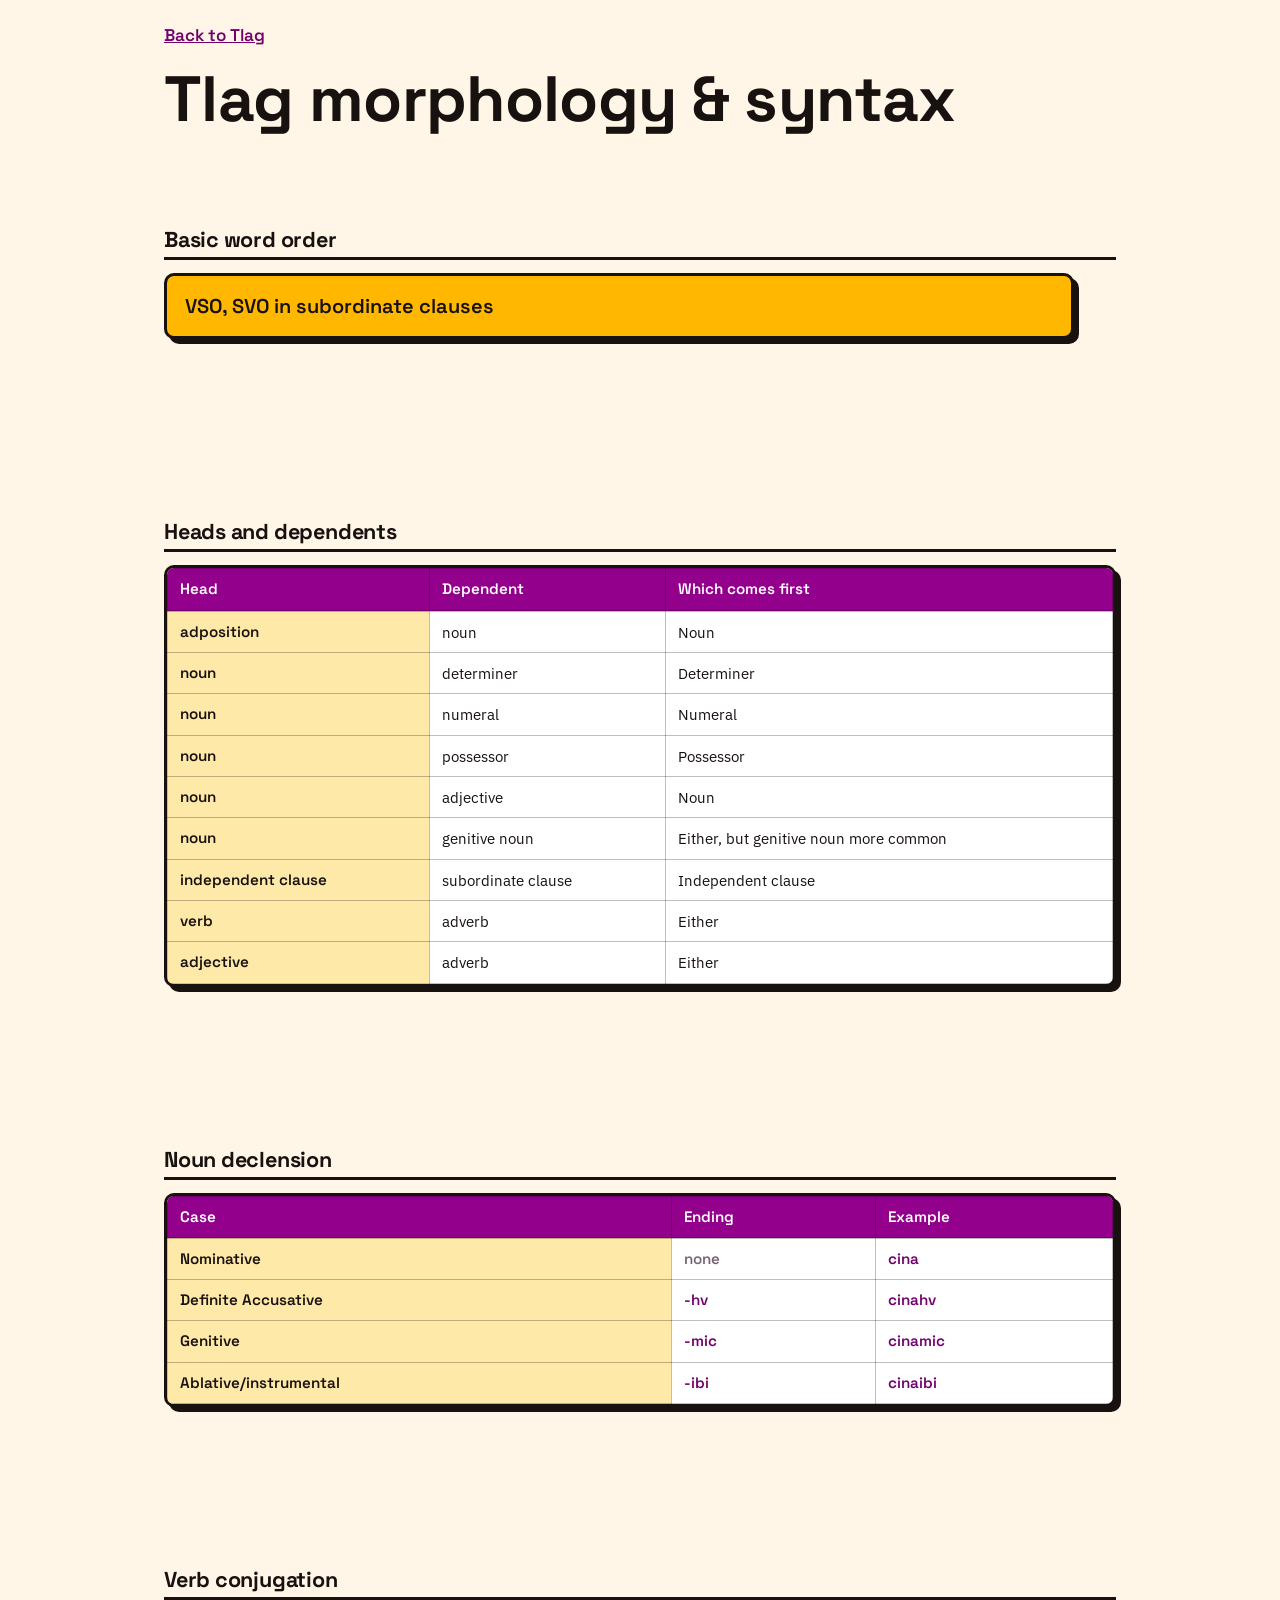
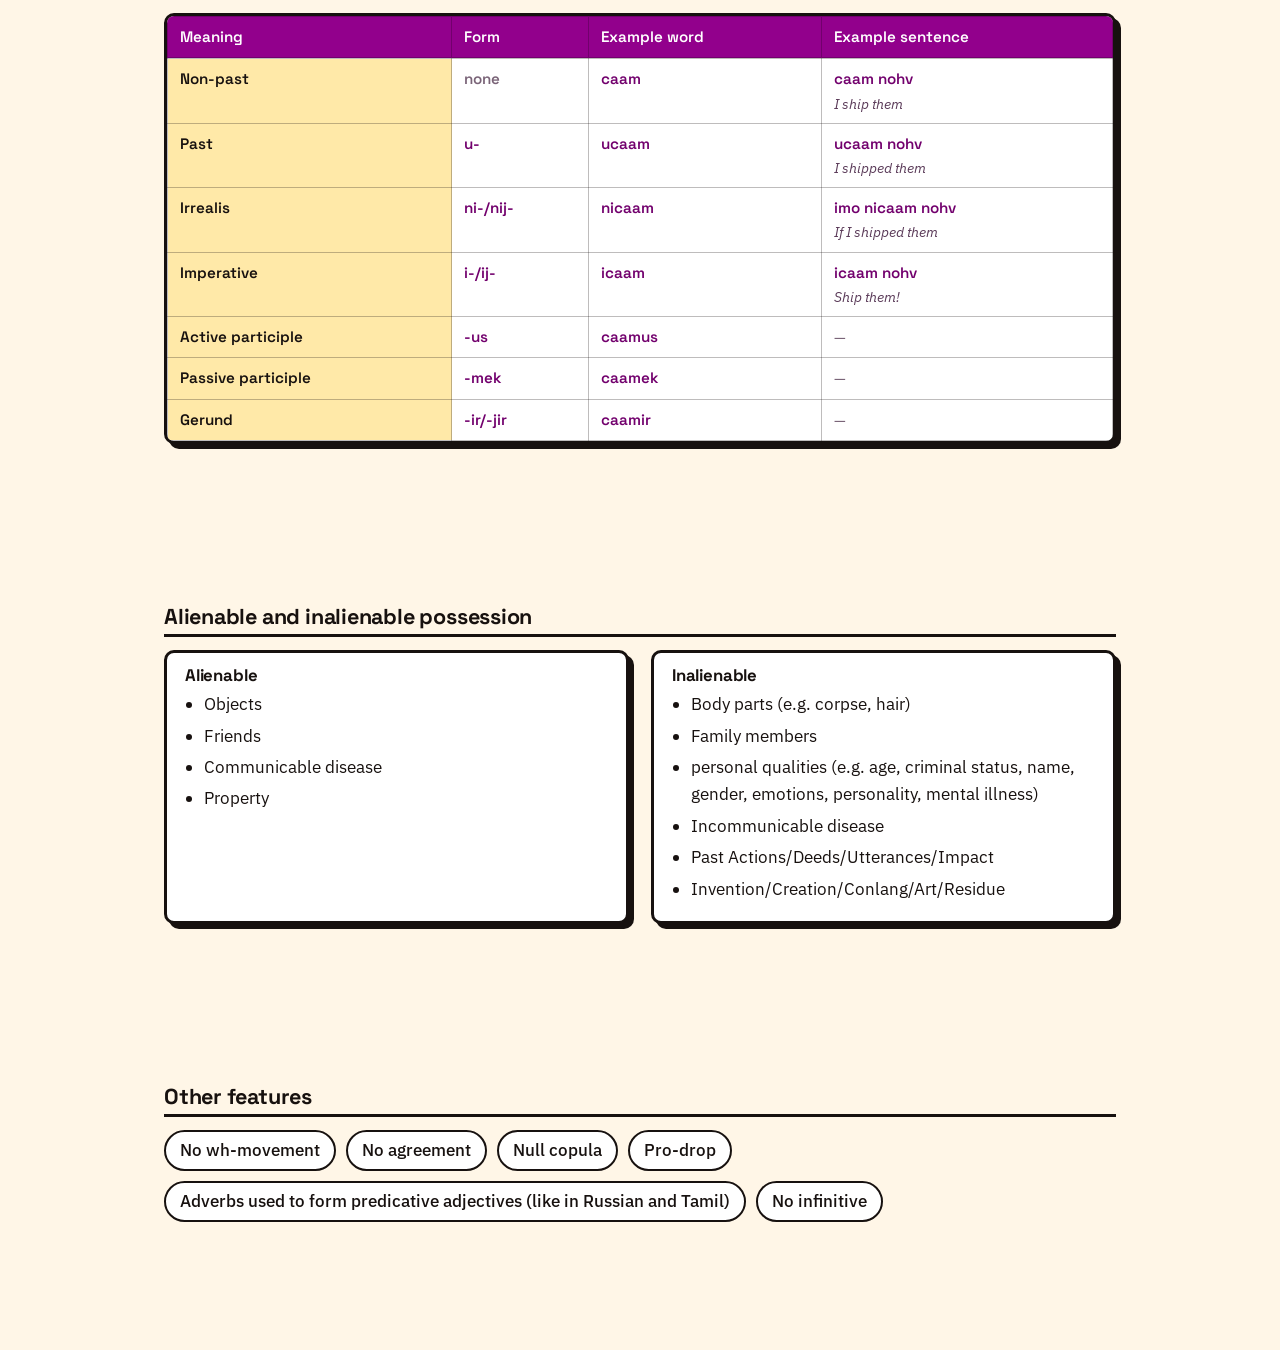
<file: tlag/morphology-syntax/index.html>
<!DOCTYPE html>
<html lang="en">
<head>
<meta charset="UTF-8">
<meta name="viewport" content="width=device-width, initial-scale=1.0">
<title>Morphology &amp; syntax - Tlag - Conlang Club @ UCSD</title>
<meta name="description" content="Tlag morphology and syntax: word order, noun cases, verb forms, possession and other features.">
<link rel="icon" href="../../assets/logo.png" type="image/png">
<link rel="stylesheet" href="../../styles.css">
<link rel="stylesheet" href="../embed.css">
<link rel="canonical" href="https://conlangatucsd.com/tlag/morphology-syntax/">
<meta property="og:title" content="Morphology &amp; syntax - Tlag - Conlang Club @ UCSD">
<meta property="og:description" content="Tlag morphology and syntax: word order, noun cases, verb forms, possession and other features.">
<meta property="og:type" content="website">
<meta property="og:image" content="https://conlangatucsd.com/assets/logo.png">
<meta property="og:url" content="https://conlangatucsd.com/tlag/morphology-syntax/">
</head>
<body class="embed-body">
<div class="embed">
<div class="standalone-only"><p><a href="../">Back to Tlag</a></p><h1>Tlag morphology &amp; syntax</h1></div>
<section class="e-section"><h2>Basic word order</h2><p class="callout">VSO, SVO in subordinate clauses</p></section>
<section class="e-section"><h2>Heads and dependents</h2><div class="tbl-wrap"><table class="tbl"><caption class="visually-hidden">Word order of heads and dependents</caption><thead><tr><th scope="col">Head</th><th scope="col">Dependent</th><th scope="col">Which comes first</th></tr></thead><tbody><tr><th scope="row">adposition</th><td>noun</td><td>Noun</td></tr><tr><th scope="row">noun</th><td>determiner</td><td>Determiner</td></tr><tr><th scope="row">noun</th><td>numeral</td><td>Numeral</td></tr><tr><th scope="row">noun</th><td>possessor</td><td>Possessor</td></tr><tr><th scope="row">noun</th><td>adjective</td><td>Noun</td></tr><tr><th scope="row">noun</th><td>genitive noun</td><td>Either, but genitive noun more common</td></tr><tr><th scope="row">independent clause</th><td>subordinate clause</td><td>Independent clause</td></tr><tr><th scope="row">verb</th><td>adverb</td><td>Either</td></tr><tr><th scope="row">adjective</th><td>adverb</td><td>Either</td></tr></tbody></table></div></section>
<section class="e-section"><h2>Noun declension</h2><div class="tbl-wrap"><table class="tbl"><caption class="visually-hidden">Noun declension</caption><thead><tr><th scope="col">Case</th><th scope="col">Ending</th><th scope="col">Example</th></tr></thead><tbody><tr><th scope="row">Nominative</th><td class="tl"><span class="muted">none</span></td><td class="tl">cina</td></tr><tr><th scope="row">Definite Accusative</th><td class="tl">-hv</td><td class="tl">cinahv</td></tr><tr><th scope="row">Genitive</th><td class="tl">-mic</td><td class="tl">cinamic</td></tr><tr><th scope="row">Ablative/instrumental</th><td class="tl">-ibi</td><td class="tl">cinaibi</td></tr></tbody></table></div></section>
<section class="e-section"><h2>Verb conjugation</h2><div class="tbl-wrap"><table class="tbl"><caption class="visually-hidden">Verb conjugation</caption><thead><tr><th scope="col">Meaning</th><th scope="col">Form</th><th scope="col">Example word</th><th scope="col">Example sentence</th></tr></thead><tbody><tr><th scope="row">Non-past</th><td class="tl"><span class="muted">none</span></td><td class="tl">caam</td><td><span class="tl-ex tl">caam nohv</span><span class="en-ex">I ship them</span></td></tr><tr><th scope="row">Past</th><td class="tl">u-</td><td class="tl">ucaam</td><td><span class="tl-ex tl">ucaam nohv</span><span class="en-ex">I shipped them</span></td></tr><tr><th scope="row">Irrealis</th><td class="tl">ni-/nij-</td><td class="tl">nicaam</td><td><span class="tl-ex tl">imo nicaam nohv</span><span class="en-ex">If I shipped them</span></td></tr><tr><th scope="row">Imperative</th><td class="tl">i-/ij-</td><td class="tl">icaam</td><td><span class="tl-ex tl">icaam nohv</span><span class="en-ex">Ship them!</span></td></tr><tr><th scope="row">Active participle</th><td class="tl">-us</td><td class="tl">caamus</td><td><span class="muted">&mdash;</span></td></tr><tr><th scope="row">Passive participle</th><td class="tl">-mek</td><td class="tl">caamek</td><td><span class="muted">&mdash;</span></td></tr><tr><th scope="row">Gerund</th><td class="tl">-ir/-jir</td><td class="tl">caamir</td><td><span class="muted">&mdash;</span></td></tr></tbody></table></div></section>
<section class="e-section"><h2>Alienable and inalienable possession</h2>
<div class="cols2"><div><h3>Alienable</h3><ul><li>Objects</li><li>Friends</li><li>Communicable disease</li><li>Property</li></ul></div><div><h3>Inalienable</h3><ul><li>Body parts (e.g. corpse, hair)</li><li>Family members</li><li>personal qualities (e.g. age, criminal status, name, gender, emotions, personality, mental illness)</li><li>Incommunicable disease</li><li>Past Actions/Deeds/Utterances/Impact</li><li>Invention/Creation/Conlang/Art/Residue</li></ul></div></div></section>
<section class="e-section"><h2>Other features</h2><ul class="chips"><li>No wh-movement</li><li>No agreement</li><li>Null copula</li><li>Pro-drop</li><li>Adverbs used to form predicative adjectives (like in Russian and Tamil)</li><li>No infinitive</li></ul></section>
</div>
<script src="../embed.js"></script>
</body>
</html>
</file>
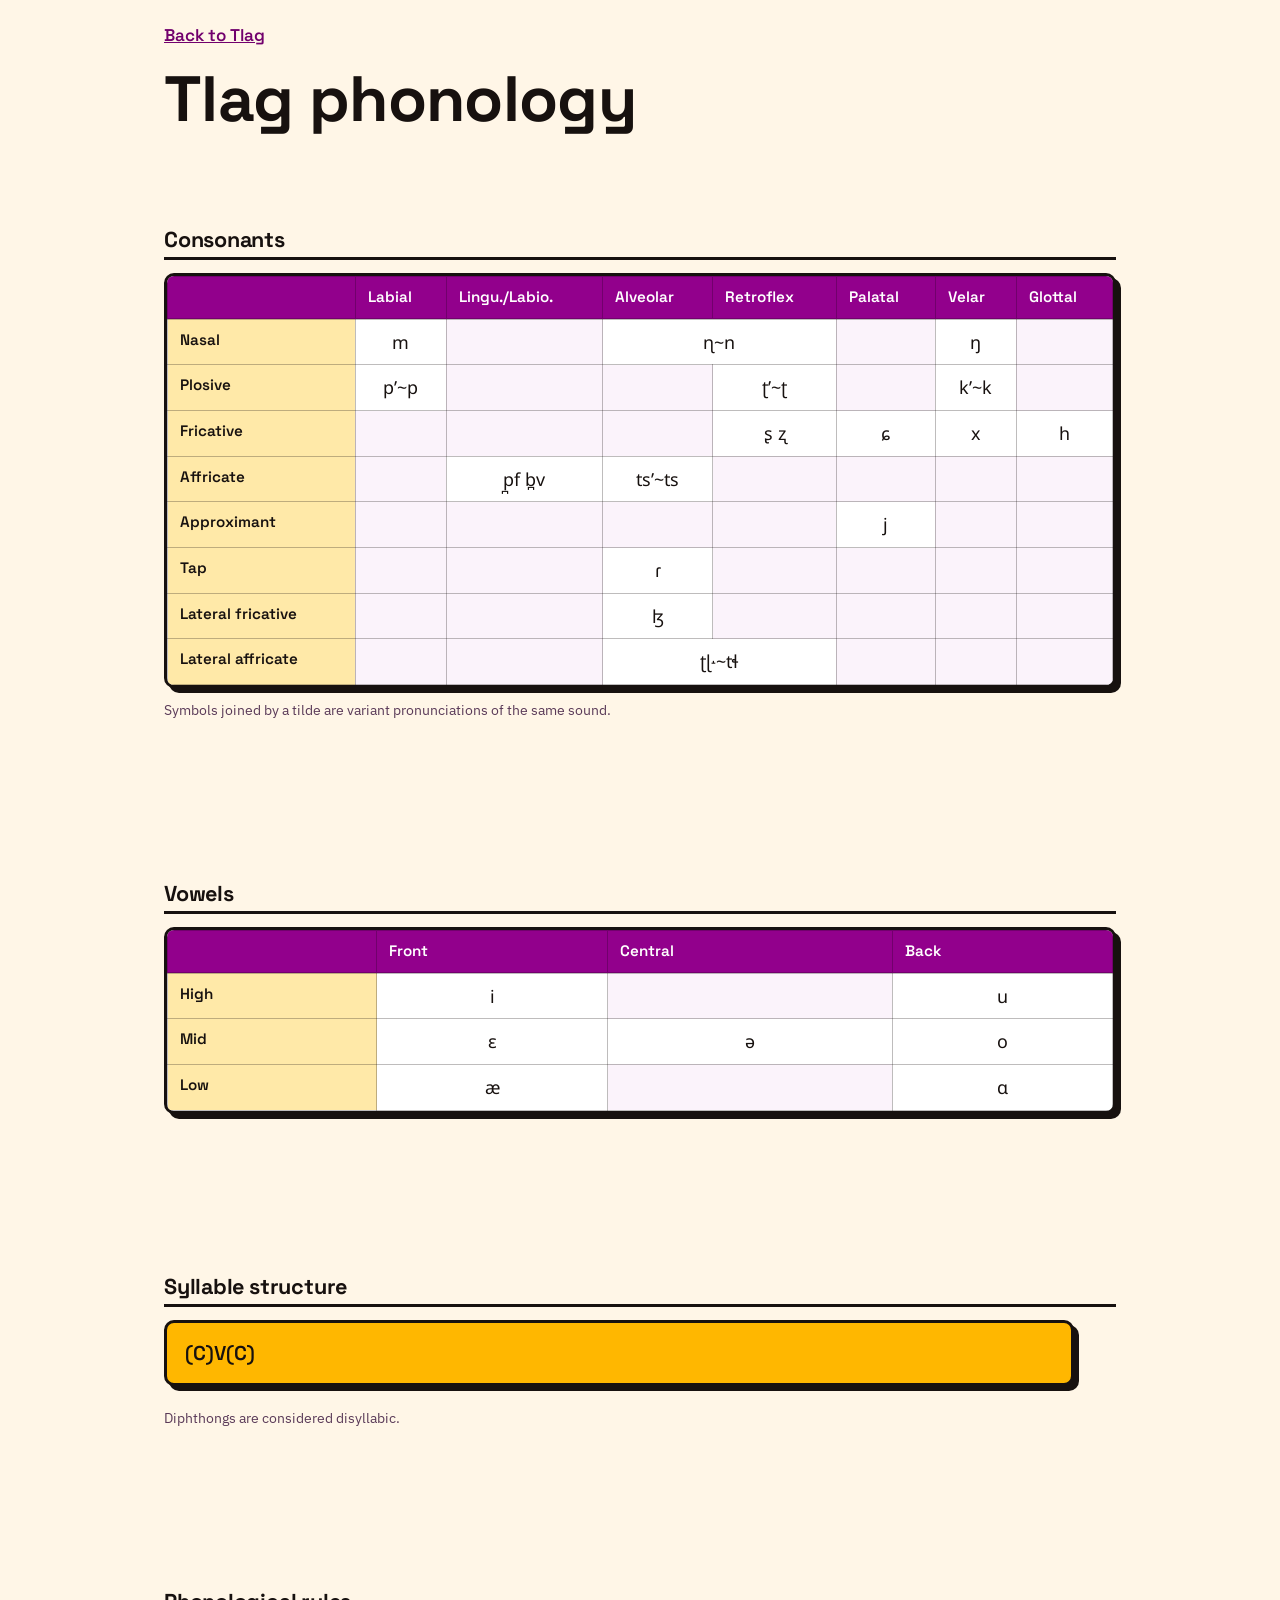
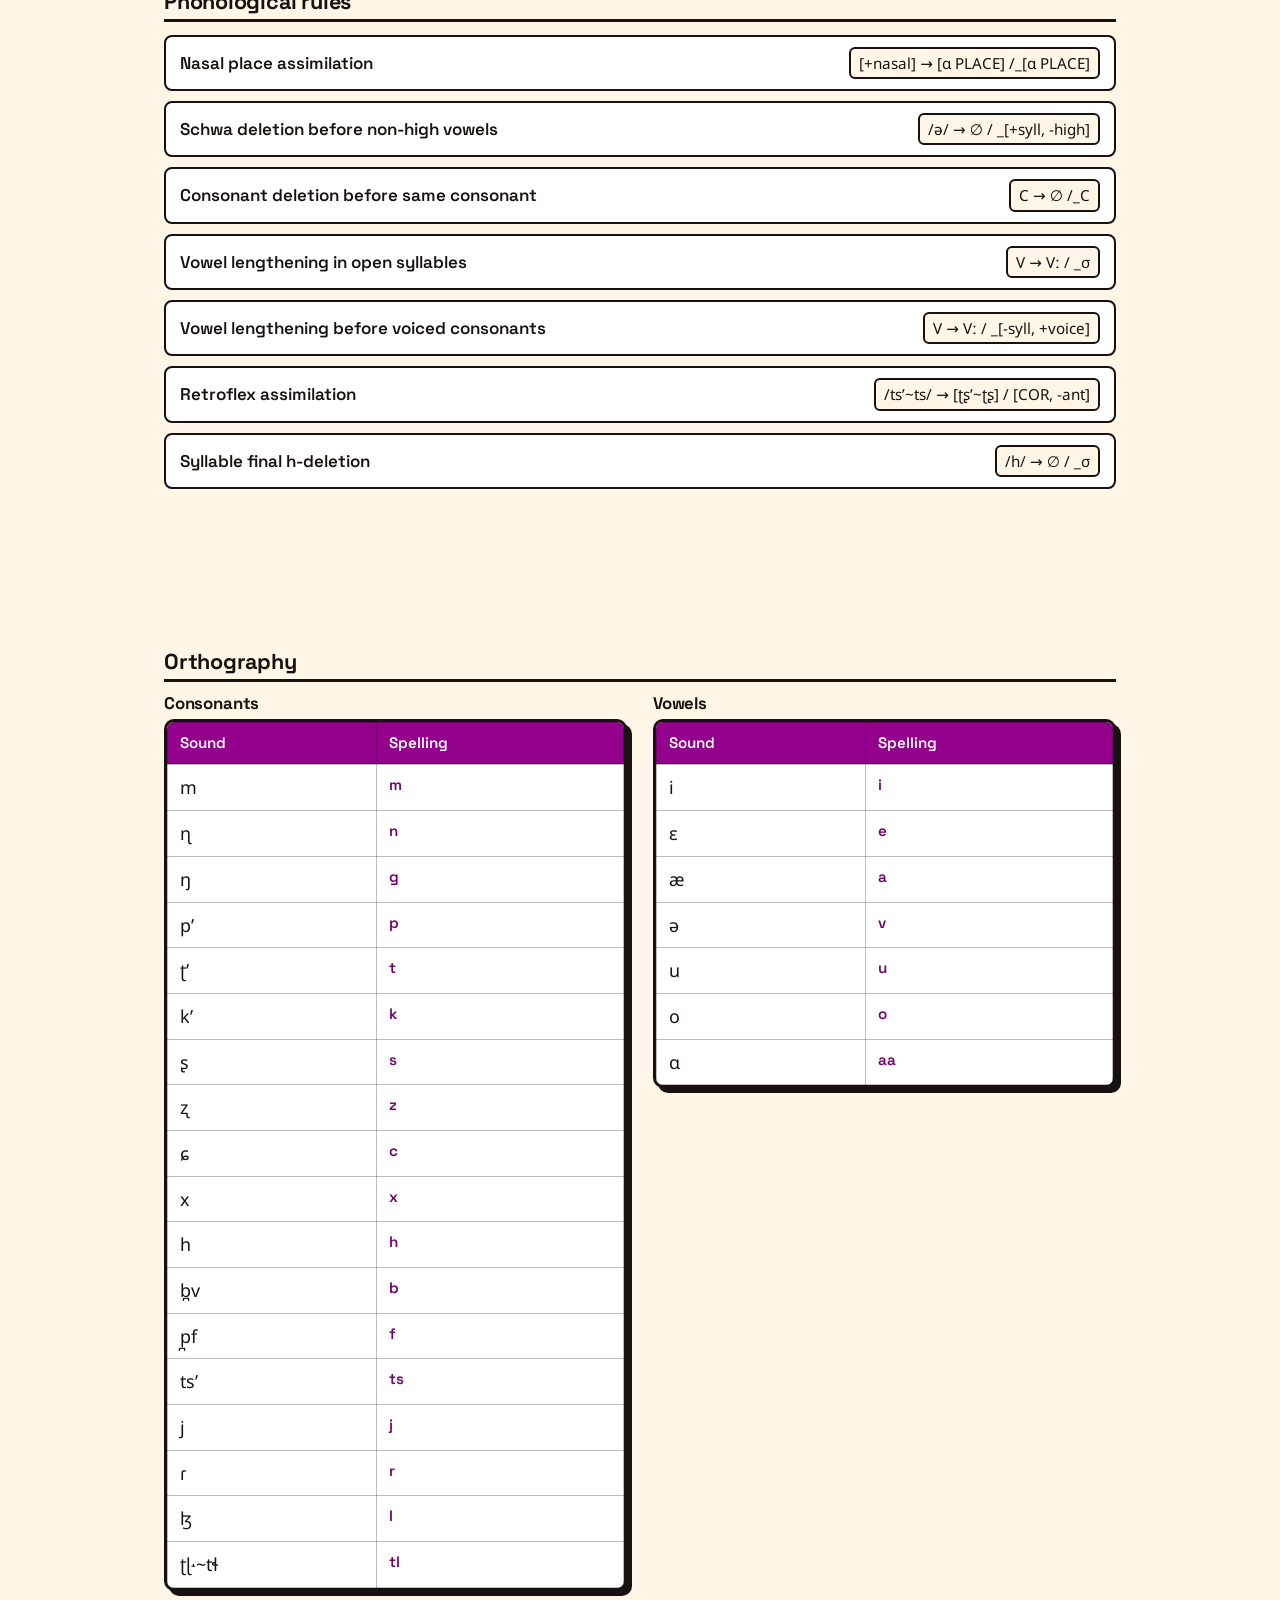
<file: tlag/phonology/index.html>
<!DOCTYPE html>
<html lang="en">
<head>
<meta charset="UTF-8">
<meta name="viewport" content="width=device-width, initial-scale=1.0">
<title>Phonology - Tlag - Conlang Club @ UCSD</title>
<meta name="description" content="Tlag phonology: consonants, vowels, syllable structure, phonological rules and orthography.">
<link rel="icon" href="../../assets/logo.png" type="image/png">
<link rel="stylesheet" href="../../styles.css">
<link rel="stylesheet" href="../embed.css">
<link rel="canonical" href="https://conlangatucsd.com/tlag/phonology/">
<meta property="og:title" content="Phonology - Tlag - Conlang Club @ UCSD">
<meta property="og:description" content="Tlag phonology: consonants, vowels, syllable structure, phonological rules and orthography.">
<meta property="og:type" content="website">
<meta property="og:image" content="https://conlangatucsd.com/assets/logo.png">
<meta property="og:url" content="https://conlangatucsd.com/tlag/phonology/">
</head>
<body class="embed-body">
<div class="embed">
<div class="standalone-only"><p><a href="../">Back to Tlag</a></p><h1>Tlag phonology</h1></div>
<section class="e-section"><h2>Consonants</h2><div class="tbl-wrap"><table class="tbl"><caption class="visually-hidden">Consonant chart</caption><thead><tr><th scope="col"></th><th scope="col">Labial</th><th scope="col">Lingu./Labio.</th><th scope="col">Alveolar</th><th scope="col">Retroflex</th><th scope="col">Palatal</th><th scope="col">Velar</th><th scope="col">Glottal</th></tr></thead><tbody><tr><th scope="row">Nasal</th><td class="ipa c">m</td><td class="empty"></td><td class="ipa c" colspan="2">ɳ~n</td><td class="empty"></td><td class="ipa c">ŋ</td><td class="empty"></td></tr><tr><th scope="row">Plosive</th><td class="ipa c">pʼ~p</td><td class="empty"></td><td class="empty"></td><td class="ipa c">ʈʼ~ʈ</td><td class="empty"></td><td class="ipa c">kʼ~k</td><td class="empty"></td></tr><tr><th scope="row">Fricative</th><td class="empty"></td><td class="empty"></td><td class="empty"></td><td class="ipa c">ʂ ʐ</td><td class="ipa c">ɕ</td><td class="ipa c">x</td><td class="ipa c">h</td></tr><tr><th scope="row">Affricate</th><td class="empty"></td><td class="ipa c">p̪f b̪v</td><td class="ipa c">tsʼ~ts</td><td class="empty"></td><td class="empty"></td><td class="empty"></td><td class="empty"></td></tr><tr><th scope="row">Approximant</th><td class="empty"></td><td class="empty"></td><td class="empty"></td><td class="empty"></td><td class="ipa c">j</td><td class="empty"></td><td class="empty"></td></tr><tr><th scope="row">Tap</th><td class="empty"></td><td class="empty"></td><td class="ipa c">ɾ</td><td class="empty"></td><td class="empty"></td><td class="empty"></td><td class="empty"></td></tr><tr><th scope="row">Lateral fricative</th><td class="empty"></td><td class="empty"></td><td class="ipa c">ɮ</td><td class="empty"></td><td class="empty"></td><td class="empty"></td><td class="empty"></td></tr><tr><th scope="row">Lateral affricate</th><td class="empty"></td><td class="empty"></td><td class="ipa c" colspan="2">ʈɭ˔~tɬ</td><td class="empty"></td><td class="empty"></td><td class="empty"></td></tr></tbody></table></div>
<p class="e-note">Symbols joined by a tilde are variant pronunciations of the same sound.</p></section>
<section class="e-section"><h2>Vowels</h2><div class="tbl-wrap"><table class="tbl"><caption class="visually-hidden">Vowel chart</caption><thead><tr><th scope="col"></th><th scope="col">Front</th><th scope="col">Central</th><th scope="col">Back</th></tr></thead><tbody><tr><th scope="row">High</th><td class="ipa c">i</td><td class="empty"></td><td class="ipa c">u</td></tr><tr><th scope="row">Mid</th><td class="ipa c">ɛ</td><td class="ipa c">ə</td><td class="ipa c">o</td></tr><tr><th scope="row">Low</th><td class="ipa c">æ</td><td class="empty"></td><td class="ipa c">ɑ</td></tr></tbody></table></div></section>
<section class="e-section"><h2>Syllable structure</h2><p class="callout ipa">(C)V(C)</p><p class="e-note">Diphthongs are considered disyllabic.</p></section>
<section class="e-section"><h2>Phonological rules</h2><ol class="rules"><li><span class="rname">Nasal place assimilation</span><code>[+nasal] → [α PLACE] /_[α PLACE]</code></li><li><span class="rname">Schwa deletion before non-high vowels</span><code>/ə/ → ∅ / _[+syll, -high]</code></li><li><span class="rname">Consonant deletion before same consonant</span><code>C → ∅ /_C</code></li><li><span class="rname">Vowel lengthening in open syllables</span><code>V → Vː / _σ</code></li><li><span class="rname">Vowel lengthening before voiced consonants</span><code>V → Vː / _[-syll, +voice]</code></li><li><span class="rname">Retroflex assimilation</span><code>/tsʼ~ts/ → [ʈʂʼ~ʈʂ] / [COR, -ant]</code></li><li><span class="rname">Syllable final h-deletion</span><code>/h/ → ∅ / _σ</code></li></ol></section>
<section class="e-section"><h2>Orthography</h2><div class="pair"><div><h3>Consonants</h3><div class="tbl-wrap"><table class="tbl"><caption class="visually-hidden">Consonant spelling</caption><thead><tr><th scope="col">Sound</th><th scope="col">Spelling</th></tr></thead><tbody><tr><td class="ipa">m</td><td class="tl">m</td></tr><tr><td class="ipa">ɳ</td><td class="tl">n</td></tr><tr><td class="ipa">ŋ</td><td class="tl">g</td></tr><tr><td class="ipa">pʼ</td><td class="tl">p</td></tr><tr><td class="ipa">ʈʼ</td><td class="tl">t</td></tr><tr><td class="ipa">kʼ</td><td class="tl">k</td></tr><tr><td class="ipa">ʂ</td><td class="tl">s</td></tr><tr><td class="ipa">ʐ</td><td class="tl">z</td></tr><tr><td class="ipa">ɕ</td><td class="tl">c</td></tr><tr><td class="ipa">x</td><td class="tl">x</td></tr><tr><td class="ipa">h</td><td class="tl">h</td></tr><tr><td class="ipa">b̪v</td><td class="tl">b</td></tr><tr><td class="ipa">p̪f</td><td class="tl">f</td></tr><tr><td class="ipa">tsʼ</td><td class="tl">ts</td></tr><tr><td class="ipa">j</td><td class="tl">j</td></tr><tr><td class="ipa">ɾ</td><td class="tl">r</td></tr><tr><td class="ipa">ɮ</td><td class="tl">l</td></tr><tr><td class="ipa">ʈɭ˔~tɬ</td><td class="tl">tl</td></tr></tbody></table></div></div><div><h3>Vowels</h3><div class="tbl-wrap"><table class="tbl"><caption class="visually-hidden">Vowel spelling</caption><thead><tr><th scope="col">Sound</th><th scope="col">Spelling</th></tr></thead><tbody><tr><td class="ipa">i</td><td class="tl">i</td></tr><tr><td class="ipa">ɛ</td><td class="tl">e</td></tr><tr><td class="ipa">æ</td><td class="tl">a</td></tr><tr><td class="ipa">ə</td><td class="tl">v</td></tr><tr><td class="ipa">u</td><td class="tl">u</td></tr><tr><td class="ipa">o</td><td class="tl">o</td></tr><tr><td class="ipa">ɑ</td><td class="tl">aa</td></tr></tbody></table></div></div></div></section>
</div>
<script src="../embed.js"></script>
</body>
</html>
</file>
<file: styles.css>
@import url('https://fonts.googleapis.com/css2?family=Space+Grotesk:wght@500;600;700&family=IBM+Plex+Sans:ital,wght@0,400;0,500;0,600;1,400&display=swap');

:root{
  --purple:      #92008C;
  --purple-deep: #72006D;
  --gold:        #FFB700;
  --ink:         #17110f;
  --cream:       #FFF6E7;
  --paper:       #FFFFFF;

  --font-display: 'Space Grotesk', 'Arial Narrow', sans-serif;
  --font-body: 'IBM Plex Sans', 'Segoe UI', sans-serif;

  --line: 3px;
  --line-thick: 5px;
  --radius: 10px;
  --shadow-off: 6px;
}

*, *::before, *::after{ box-sizing: border-box; }

html{ scroll-behavior: smooth; }

body{
  margin: 0;
  background: var(--cream);
  color: var(--ink);
  font-family: var(--font-body);
  font-size: 17px;
  line-height: 1.6;
  -webkit-font-smoothing: antialiased;
}

img{ max-width: 100%; display: block; }

h1, h2, h3, h4{
  font-family: var(--font-display);
  line-height: 1.05;
  margin: 0 0 0.5em;
  letter-spacing: -0.01em;
}

h1{ font-size: clamp(2.4rem, 5vw, 4rem); }
h2{ font-size: clamp(1.7rem, 3.2vw, 2.4rem); }
h3{ font-size: 1.3rem; }

p{ margin: 0 0 1em; max-width: 62ch; }

a{ color: var(--purple-deep); }

.visually-hidden{
  position: absolute; width: 1px; height: 1px;
  overflow: hidden; clip: rect(0 0 0 0); white-space: nowrap;
}

:focus-visible{
  outline: 3px solid var(--purple-deep);
  outline-offset: 3px;
}

.wrap{
  max-width: 1120px;
  margin: 0 auto;
  padding: 0 28px;
}

.btn{
  display: inline-flex;
  align-items: center;
  gap: 0.5em;
  font-family: var(--font-display);
  font-weight: 600;
  font-size: 1rem;
  text-decoration: none;
  color: var(--ink);
  background: var(--gold);
  border: var(--line) solid var(--ink);
  border-radius: var(--radius);
  padding: 0.7em 1.3em;
  box-shadow: var(--shadow-off) var(--shadow-off) 0 0 var(--ink);
  transition: transform 0.12s ease, box-shadow 0.12s ease;
}
.btn:hover, .btn:focus-visible{
  transform: translate(-2px, -2px);
  box-shadow: calc(var(--shadow-off) + 2px) calc(var(--shadow-off) + 2px) 0 0 var(--ink);
}
.btn:active{
  transform: translate(2px, 2px);
  box-shadow: 2px 2px 0 0 var(--ink);
}
.btn--ghost{
  background: transparent;
  color: var(--paper);
  border-color: var(--paper);
  box-shadow: var(--shadow-off) var(--shadow-off) 0 0 rgba(0,0,0,0.35);
}
.btn--ghost:hover, .btn--ghost:focus-visible{
  background: var(--paper);
  color: var(--purple-deep);
}
.btn--small{
  font-size: 0.85rem;
  padding: 0.5em 1em;
  box-shadow: 4px 4px 0 0 var(--ink);
}
.btn--small:hover{ transform: translate(-2px,-2px); box-shadow: 6px 6px 0 0 var(--ink); }

.site-header{
  background: var(--purple);
  border-bottom: var(--line-thick) solid var(--ink);
  position: sticky;
  top: 0;
  z-index: 50;
}
.nav{
  display: flex;
  align-items: center;
  justify-content: space-between;
  padding: 14px 28px;
  max-width: 1120px;
  margin: 0 auto;
  gap: 16px;
}
.brand{
  display: flex;
  align-items: center;
  gap: 12px;
  text-decoration: none;
  color: var(--paper);
}
.brand img{
  width: 46px;
  height: 46px;
  border-radius: 50%;
  border: 3px solid var(--ink);
  background: var(--paper);
}
.brand-text{
  font-family: var(--font-display);
  font-weight: 700;
  font-size: 1.05rem;
  line-height: 1.15;
}
.brand-text span{
  display: block;
  font-family: var(--font-body);
  font-weight: 400;
  font-style: italic;
  font-size: 0.72rem;
  color: var(--gold);
}
.nav-links{
  display: flex;
  align-items: center;
  gap: 4px;
  list-style: none;
  margin: 0;
  padding: 0;
}
.nav-links a{
  display: inline-block;
  color: var(--paper);
  text-decoration: none;
  font-family: var(--font-display);
  font-weight: 600;
  font-size: 0.95rem;
  padding: 8px 12px;
  border-radius: 8px;
  border: 2px solid transparent;
}
.nav-links a:hover, .nav-links a:focus-visible{
  border-color: var(--paper);
}
.nav-links a[aria-current="page"]{
  background: var(--gold);
  color: var(--ink);
  border-color: var(--ink);
}
.nav-cta{ margin-left: 6px; }
.nav-toggle{
  display: none;
  background: transparent;
  border: 2px solid var(--paper);
  border-radius: 8px;
  color: var(--paper);
  width: 42px;
  height: 38px;
  font-size: 1.1rem;
  cursor: pointer;
}

@media (max-width: 780px){
  .nav-toggle{ display: block; }
  .nav-links{
    position: absolute;
    inset: 100% 0 auto 0;
    background: var(--purple);
    border-bottom: var(--line-thick) solid var(--ink);
    flex-direction: column;
    align-items: stretch;
    padding: 10px 28px 18px;
    display: none;
  }
  .nav-links.is-open{ display: flex; }
  .nav-links a{ padding: 12px 10px; }
  .nav-cta{ margin-left: 0; margin-top: 6px; }
}

.hero{
  background: var(--purple-deep);
  color: var(--paper);
  border-bottom: var(--line-thick) solid var(--ink);
  overflow: hidden;
  position: relative;
}
.hero .wrap{
  display: grid;
  grid-template-columns: 1.1fr 0.9fr;
  align-items: center;
  gap: 40px;
  padding-top: 64px;
  padding-bottom: 64px;
}
.hero-eyebrow{
  display: inline-block;
  font-family: var(--font-body);
  font-style: italic;
  color: var(--gold);
  margin-bottom: 14px;
  font-size: 1.05rem;
}
.hero h1{ color: var(--paper); }
.hero p.lede{
  font-size: 1.15rem;
  color: #f4e3f2;
  max-width: 46ch;
}
.hero-actions{
  display: flex;
  gap: 14px;
  margin-top: 24px;
  flex-wrap: wrap;
}
.hero-art{ position: relative; display: flex; align-items: center; justify-content: center; }
.hero-art img{
  width: 100%;
  max-width: 380px;
  height: auto;
  aspect-ratio: 1;
  object-fit: cover;
  border-radius: 50%;
  border: var(--line) solid var(--ink);
  background: var(--paper);
  box-shadow: var(--shadow-off) var(--shadow-off) 0 0 var(--ink);
}

.page-banner{
  background: var(--purple-deep);
  color: var(--paper);
  border-bottom: var(--line-thick) solid var(--ink);
  padding: 56px 0 46px;
}
.page-banner h1{ color: var(--paper); }
.page-banner p{ color: #f4e3f2; font-size: 1.08rem; }

@media (max-width: 860px){
  .hero .wrap{ grid-template-columns: 1fr; padding-top: 44px; padding-bottom: 40px; }
  .hero-art{ order: -1; width: 100%; max-width: 280px; margin: 0 auto; }
}

.spotlight-grid{
  display: grid;
  grid-template-columns: 1.3fr 1fr;
  gap: 36px;
  align-items: center;
}
@media (max-width: 860px){
  .spotlight-grid{ grid-template-columns: 1fr; }
}

section{ padding: 64px 0; }
.section-purple{ background: var(--purple); color: var(--paper); border-bottom: var(--line-thick) solid var(--ink); }
.section-purple h2{ color: var(--paper); }
.section-purple p{ color: #f4e3f2; }
.section-gold{ background: var(--gold); border-bottom: var(--line-thick) solid var(--ink); border-top: var(--line-thick) solid var(--ink); }
.section-cream{ background: var(--cream); }
.section-paper{ background: var(--paper); }

.eyebrow-tag{
  display: inline-block;
  font-family: var(--font-body);
  font-style: italic;
  color: var(--purple-deep);
  margin-bottom: 10px;
}

.grid{
  display: grid;
  gap: 26px;
}
.grid--3{ grid-template-columns: repeat(3, 1fr); }
.grid--2{ grid-template-columns: repeat(2, 1fr); }
@media (max-width: 860px){
  .grid--3, .grid--2{ grid-template-columns: 1fr; }
}

.card{
  background: var(--paper);
  border: var(--line) solid var(--ink);
  border-radius: var(--radius);
  padding: 26px;
  box-shadow: var(--shadow-off) var(--shadow-off) 0 0 var(--ink);
}
.card h3{ margin-bottom: 0.4em; }
.card .tag{
  display: inline-block;
  font-size: 0.78rem;
  font-family: var(--font-display);
  font-weight: 600;
  background: var(--cream);
  border: 2px solid var(--ink);
  border-radius: 6px;
  padding: 2px 8px;
  margin-bottom: 10px;
}
.card--purple{ background: var(--purple-deep); color: var(--paper); border-color: var(--ink); }
.card--purple h3{ color: var(--paper); }
.card--purple p{ color: #f4e3f2; }

.head-avatar{
  width: 92px;
  height: 92px;
  border-radius: 50%;
  border: var(--line) solid var(--ink);
  display: flex;
  align-items: center;
  justify-content: center;
  overflow: hidden;
  flex-shrink: 0;
}
.head-avatar svg{ width: 78%; height: 78%; }
.head-avatar img{
  width: 100%;
  height: 100%;
  object-fit: cover;
  display: block;
}
.avatar-gold{ background: var(--cream); }
.avatar-purple{ background: var(--cream); }

.officer-card{
  background: var(--paper);
  border: var(--line) solid var(--ink);
  border-radius: var(--radius);
  padding: 24px;
  box-shadow: var(--shadow-off) var(--shadow-off) 0 0 var(--ink);
  display: flex;
  flex-direction: column;
  gap: 14px;
}
.officer-top{
  display: flex;
  align-items: center;
  gap: 16px;
}
.officer-name{ margin: 0; font-size: 1.15rem; }
.officer-role{
  margin: 2px 0 0;
  font-family: var(--font-body);
  font-style: italic;
  color: var(--purple-deep);
  font-size: 0.92rem;
}
.officer-pronouns{
  margin: 2px 0 0;
  font-family: var(--font-body);
  font-size: 0.85rem;
  color: #5a3a58;
  letter-spacing: 0.01em;
}
.officer-card p{ margin: 0; font-size: 0.96rem; }
.officer-links{ margin-top: auto; }

.project-card{
  background: var(--paper);
  border: var(--line) solid var(--ink);
  border-radius: var(--radius);
  overflow: hidden;
  box-shadow: var(--shadow-off) var(--shadow-off) 0 0 var(--ink);
}
.project-card__band{
  padding: 22px 24px 16px;
  border-bottom: var(--line) solid var(--ink);
}
.project-card__band h3{ margin-bottom: 2px; }
.project-card__meta{
  font-family: var(--font-body);
  font-style: italic;
  font-size: 0.9rem;
  color: var(--purple-deep);
}
.project-card__body{ padding: 20px 24px 24px; }
.sample-script{
  font-family: 'IBM Plex Sans', monospace;
  background: var(--cream);
  border: 2px dashed var(--ink);
  border-radius: 8px;
  padding: 12px 14px;
  margin: 14px 0;
  font-size: 0.95rem;
  letter-spacing: 0.02em;
}
.sample-script small{ display: block; color: #6b6b6b; font-style: italic; margin-top: 6px; }

.bubble-divider{
  display: flex;
  justify-content: center;
  padding: 30px 0 0;
}
.bubble-divider .dot{
  width: 12px; height: 12px; border-radius: 50%;
  background: var(--ink); margin: 0 5px;
  animation: dot-pulse 1.4s infinite ease-in-out;
}
.bubble-divider .dot:nth-child(2){ animation-delay: 0.18s; }
.bubble-divider .dot:nth-child(3){ animation-delay: 0.36s; }
@keyframes dot-pulse{
  0%, 60%, 100%{ transform: translateY(0); opacity: 0.55; }
  30%{ transform: translateY(-6px); opacity: 1; }
}
@media (prefers-reduced-motion: reduce){
  .bubble-divider .dot{ animation: none; }
}

.meeting-strip{
  display: flex;
  flex-wrap: wrap;
  gap: 30px;
  align-items: center;
  justify-content: space-between;
}
.meeting-item{
  display: flex;
  gap: 12px;
  align-items: flex-start;
}
.meeting-item .k{
  font-family: var(--font-display);
  font-weight: 700;
  font-size: 0.85rem;
  min-width: 90px;
}

.site-footer{
  background: var(--purple-deep);
  color: #f4e3f2;
  border-top: var(--line-thick) solid var(--ink);
  padding: 44px 0 26px;
}
.footer-grid{
  display: grid;
  grid-template-columns: 1.3fr 1fr 1fr 1fr;
  gap: 30px;
  margin-bottom: 30px;
}
.footer-grid h4{ color: var(--paper); font-size: 1rem; margin-bottom: 12px; }
.footer-grid ul{ list-style: none; margin: 0; padding: 0; }
.footer-grid li{ margin-bottom: 8px; }
.footer-grid a{ color: #f4e3f2; text-decoration: none; }
.footer-grid a:hover{ color: var(--gold); text-decoration: underline; }
.footer-brand{ display: flex; align-items: center; gap: 12px; margin-bottom: 12px; }
.footer-brand img{ width: 44px; height: 44px; border-radius: 50%; border: 3px solid var(--ink); background: var(--paper); }
.footer-bottom{
  border-top: 1px solid rgba(244,227,242,0.25);
  padding-top: 18px;
  font-size: 0.85rem;
  display: flex;
  justify-content: space-between;
  flex-wrap: wrap;
  gap: 8px;
}
@media (max-width: 780px){
  .footer-grid{ grid-template-columns: 1fr 1fr; gap: 24px 30px; }
  .footer-grid > div:first-child{ grid-column: 1 / -1; }
}

.error-page{
  min-height: 62vh;
  display: flex;
  align-items: center;
  background: var(--purple);
  color: var(--paper);
  border-bottom: var(--line-thick) solid var(--ink);
}
.error-page .wrap{
  display: grid;
  grid-template-columns: 1fr 1fr;
  align-items: center;
  gap: 40px;
  padding-top: 60px;
  padding-bottom: 60px;
}
.error-code{
  font-family: var(--font-display);
  font-size: clamp(4rem, 12vw, 8rem);
  color: var(--gold);
  line-height: 0.9;
  margin: 0;
}
@media (max-width: 780px){
  .error-page .wrap{ grid-template-columns: 1fr; text-align: center; }
  .error-page .hero-art{ order: -1; width: 100%; max-width: 220px; margin: 0 auto; }
}

.faq-list{
  display: grid;
  gap: 18px;
}
.faq-item{
  background: var(--paper);
  border: var(--line) solid var(--ink);
  border-radius: var(--radius);
  box-shadow: var(--shadow-off) var(--shadow-off) 0 0 var(--ink);
  overflow: hidden;
}
.faq-item summary{
  list-style: none;
  display: flex;
  align-items: center;
  justify-content: space-between;
  gap: 16px;
  cursor: pointer;
  padding: 20px 22px 20px 26px;
  font-family: var(--font-display);
  font-weight: 700;
  font-size: 1.15rem;
  line-height: 1.25;
  user-select: none;
}
.faq-item summary::-webkit-details-marker{ display: none; }
.faq-item summary::marker{ content: ""; }
.faq-item summary::after{
  content: "+";
  flex-shrink: 0;
  width: 34px;
  height: 34px;
  display: grid;
  place-items: center;
  border: 2px solid var(--ink);
  border-radius: 50%;
  background: var(--gold);
  font-family: var(--font-display);
  font-weight: 700;
  font-size: 1.35rem;
  line-height: 1;
  transition: transform 0.2s ease, background 0.2s ease;
}
.faq-item[open] summary::after{
  content: "−";
  background: var(--cream);
  transform: rotate(180deg);
}
.faq-item summary:hover::after{
  transform: translate(-1px, -1px);
  box-shadow: 2px 2px 0 0 var(--ink);
}
.faq-item[open] summary:hover::after{
  transform: rotate(180deg) translate(1px, 1px);
}
.faq-item summary:focus-visible{
  outline-offset: -3px;
}
.faq-answer{
  padding: 0 26px 22px;
  border-top: 2px solid rgba(23,17,15,0.08);
  padding-top: 16px;
  overflow: hidden;
}
.faq-answer p{
  margin: 0;
  max-width: none;
}
.faq-answer p + p{ margin-top: 0.7em; }
@media (prefers-reduced-motion: reduce){
  .faq-item summary::after{ transition: none; }
}

/* static fallback header/footer shown when JS is off or /partials/layout.html fails to load.
   JS replaces this markup on success, so it only needs to be readable, not pixel-perfect. */
.nav-links--static{
  flex-wrap: wrap;
  row-gap: 2px;
}
.site-footer--static a{ color: #f4e3f2; }
.site-footer--static a:hover{ color: var(--gold); }
@media (max-width: 780px){
  .nav-links--static{
    position: static;
    display: flex;
    flex-direction: row;
    flex-wrap: wrap;
    background: none;
    border-bottom: 0;
    padding: 0;
  }
  .nav-links--static a{ padding: 8px 10px; }
}
</file>
<file: tlag/embed.css>
@import url('https://fonts.googleapis.com/css2?family=Noto+Sans:ital,wght@0,400;0,600;1,400&display=swap');

.tlag-card{ display:flex; flex-direction:column; gap:14px; }
.tlag-card p{ margin:0; }
.tlag-card .embed-open{ font-size:.92rem; margin:.8em 0 0; }
.tlag-card .embed-open a{ color:var(--purple-deep); font-weight:600; }
.tlag-details{ margin-top:2px; }
.tlag-details summary{
  list-style:none;
  display:inline-flex;
  align-items:center;
  gap:10px;
  cursor:pointer;
  font-family:var(--font-display);
  font-weight:600;
  font-size:.95rem;
  color:var(--ink);
  background:var(--gold);
  border:var(--line) solid var(--ink);
  border-radius:999px;
  padding:8px 8px 8px 18px;
  box-shadow:4px 4px 0 0 var(--ink);
  user-select:none;
  transition:transform .12s ease, box-shadow .12s ease;
}
.tlag-details summary::-webkit-details-marker{ display:none; }
.tlag-details summary::marker{ content:""; }
.tlag-details summary::after{
  content:"+";
  width:28px;
  height:28px;
  display:grid;
  place-items:center;
  border:2px solid var(--ink);
  border-radius:50%;
  background:var(--purple-deep);
  color:#fff;
  font-size:1.2rem;
  line-height:1;
  transition:transform .2s ease, background .2s ease;
}
.tlag-details summary:hover{ transform:translate(-1px,-1px); box-shadow:5px 5px 0 0 var(--ink); }
.tlag-details[open] summary::after{ content:"\2212"; background:var(--ink); transform:rotate(180deg); }
.tlag-details[open] summary{ background:#FFE9A8; }
.tlag-summary{
  margin-top:14px;
  background:var(--cream);
  color:var(--ink);
  border:var(--line) solid var(--ink);
  border-radius:var(--radius);
  padding:18px 20px 20px;
}
.tlag-summary h4{ font-size:1rem; margin:0 0 .5em; color:var(--purple-deep); }
.tlag-summary h4:not(:first-child){ margin-top:1.1em; padding-top:1em; border-top:2px solid rgba(23,17,15,.12); }
.tlag-summary p{ color:var(--ink); }
.tlag-summary .tlag-note{ font-size:.93rem; max-width:none; }
.tlag-summary .chips--on-dark li{ background:#fff; color:var(--ink); font-size:.85rem; }
.tlag-summary .chips--on-dark .tl{ color:var(--purple-deep); font-weight:600; }
.tlag-rules{ margin:.4em 0 0; padding-left:1.2em; font-size:.93rem; display:grid; gap:4px; }
.tlag-mini-table{ list-style:none; margin:.4em 0 0; padding:0; display:grid; gap:6px; font-size:.93rem; }
.tlag-mini-table li{ background:#fff; border:2px solid var(--ink); border-radius:8px; padding:6px 12px; display:flex; flex-wrap:wrap; gap:4px 12px; align-items:baseline; }
.tlag-mini-table .tl{ font-weight:600; color:var(--purple-deep); }
.tlag-mini-table .muted{ font-size:.88rem; }
@media (prefers-reduced-motion: reduce){ .tlag-details summary, .tlag-details summary::after{ transition:none; } }

[hidden]{ display:none !important; }
.embed-body{ margin:0; background:var(--cream); }
.embed{ max-width:1000px; margin:0 auto; padding:22px 24px 30px; }
.embed h2{ font-size:1.35rem; margin:0 0 .6em; padding-bottom:.25em; border-bottom:var(--line) solid var(--ink); }
.embed h3{ font-size:1.05rem; margin:0 0 .4em; }
.embed p{ max-width:70ch; }
.e-section{ margin:0 0 34px; }
.e-note{ font-size:.9rem; color:#5a3a58; margin:.7em 0 0; }
.muted{ color:#7a6478; }
.ipa{ font-family:'Noto Sans','Charis SIL','Gentium Plus','DejaVu Sans','IBM Plex Sans',sans-serif; }
.tl{ font-family:var(--font-display); font-weight:600; color:var(--purple-deep); }

.standalone-only{ display:none; }
html.is-standalone .standalone-only{ display:block; }
.standalone-only a{ font-family:var(--font-display); font-weight:600; }

.tbl-wrap{ overflow-x:auto; background:#fff; border:var(--line) solid var(--ink); border-radius:var(--radius); box-shadow:5px 5px 0 0 var(--ink); }
.tbl{ border-collapse:collapse; width:100%; font-size:.95rem; }
.tbl th, .tbl td{ padding:8px 12px; border:1.5px solid rgba(23,17,15,.28); text-align:left; vertical-align:top; }
.tbl thead th{ background:var(--purple); color:#fff; font-family:var(--font-display); font-weight:600; border-color:var(--purple-deep); }
.tbl tbody th{ background:#FFE9A8; font-family:var(--font-display); font-weight:600; white-space:nowrap; }
.tbl td.ipa{ font-size:1.12rem; }
.tbl td.empty{ background:#fbf3fb; }
.tbl td.c{ text-align:center; }
.tbl .tl-ex{ display:block; }
.tbl .en-ex{ display:block; font-style:italic; color:#5a3a58; font-size:.9rem; }
.pair{ display:flex; flex-wrap:wrap; gap:26px; align-items:flex-start; }
.pair > div{ flex:1 1 280px; }

.callout{ background:var(--gold); border:var(--line) solid var(--ink); border-radius:var(--radius); box-shadow:5px 5px 0 0 var(--ink); padding:14px 18px; font-family:var(--font-display); font-weight:600; font-size:1.25rem; }
.rules{ list-style:none; margin:0; padding:0; display:grid; gap:10px; }
.rules li{ background:#fff; border:2px solid var(--ink); border-radius:8px; padding:10px 14px; display:flex; flex-wrap:wrap; gap:6px 18px; align-items:baseline; justify-content:space-between; }
.rules .rname{ font-family:var(--font-display); font-weight:600; }
.rules code{ font-family:'Noto Sans','DejaVu Sans',monospace; background:var(--cream); border:2px solid var(--ink); border-radius:6px; padding:2px 8px; font-size:.95rem; }
.chips{ list-style:none; margin:0; padding:0; display:flex; flex-wrap:wrap; gap:10px; }
.chips li{ background:#fff; border:2px solid var(--ink); border-radius:999px; padding:5px 14px; font-weight:500; }
.cols2{ display:grid; grid-template-columns:repeat(2,1fr); gap:22px; }
.cols2 > div{ background:#fff; border:var(--line) solid var(--ink); border-radius:var(--radius); padding:14px 18px; box-shadow:5px 5px 0 0 var(--ink); }
.cols2 ul{ margin:0; padding-left:1.1em; }
.cols2 li{ margin:.25em 0; }
@media (max-width:640px){ .cols2{ grid-template-columns:1fr; } }

.tabs{ display:flex; flex-wrap:wrap; gap:8px; margin:0 0 22px; }
.tabs button{ font:600 .95rem var(--font-display); color:var(--ink); background:#fff; border:2px solid var(--ink); border-radius:8px; padding:6px 14px; cursor:pointer; }
.tabs button[aria-selected="true"]{ background:var(--gold); box-shadow:3px 3px 0 0 var(--ink); }
.toolbar{ position:sticky; top:0; z-index:5; background:var(--cream); padding:0 0 12px; display:flex; flex-wrap:wrap; gap:10px; align-items:center; }
.toolbar input, .toolbar select{ font:inherit; font-size:.95rem; padding:7px 10px; border:2px solid var(--ink); border-radius:8px; background:#fff; }
.toolbar select{ appearance:none; -webkit-appearance:none; padding:7px 34px 7px 10px; background-image:url("data:image/svg+xml;charset=utf-8,%3Csvg xmlns='http://www.w3.org/2000/svg' width='12' height='8' viewBox='0 0 12 8'%3E%3Cpath d='M1 1l5 5 5-5' fill='none' stroke='%2317110f' stroke-width='2' stroke-linecap='round' stroke-linejoin='round'/%3E%3C/svg%3E"); background-repeat:no-repeat; background-position:right 12px center; background-size:12px; cursor:pointer; }
.toolbar select::-ms-expand{ display:none; }
.toolbar input{ flex:1 1 220px; min-width:0; }
.toolbar .count{ font-size:.9rem; color:#5a3a58; }
.entries{ list-style:none; margin:0; padding:0; display:grid; gap:10px; }
.entry{ background:#fff; border:2px solid var(--ink); border-radius:8px; padding:10px 14px; display:grid; grid-template-columns:minmax(120px,210px) 1fr; gap:4px 18px; }
.entry .tl{ display:block; font-size:1.15rem; }
.entry .ipa{ display:block; font-size:.88rem; color:#5a3a58; }
.pos{ display:table; font-size:.74rem; font-family:var(--font-display); font-weight:600; background:var(--cream); border:1.5px solid var(--ink); border-radius:5px; padding:0 6px; margin-top:3px; }
.entry .en{ font-weight:500; }
.entry .ety{ display:block; font-size:.85rem; font-style:italic; color:#5a3a58; }
.entry .cats{ display:block; font-size:.78rem; margin-top:3px; }
.entry .cats span{ background:#FFE9A8; border-radius:4px; padding:0 6px; margin-right:4px; }
.entry .ex{ margin-top:6px; padding-left:10px; border-left:4px solid var(--gold); font-size:.92rem; white-space:pre-line; }
.entry .ex .ex-e{ display:block; font-style:italic; color:#5a3a58; }
.entry .ex .mg{ display:block; font-family:'Noto Sans','DejaVu Sans',monospace; font-size:.8rem; color:#7a6478; }
.todo{ margin-top:30px; background:#fff; border:2px dashed var(--ink); border-radius:8px; padding:10px 16px; }
.todo summary{ cursor:pointer; font-family:var(--font-display); font-weight:600; }
@media (max-width:560px){ .entry{ grid-template-columns:1fr; } .embed{ padding:16px 14px 24px; } }

/* word of the day */
.wotd-card{ min-height:220px; }
.wotd-card .wotd-loading, .wotd-card .wotd-error{ color:#5a3a58; margin:0; }
.wotd-top{ display:flex; flex-wrap:wrap; gap:10px; align-items:center; justify-content:space-between; margin-bottom:10px; }
.wotd-date{ margin-bottom:0; }
.wotd-nav{ display:inline-flex; gap:6px; }
.wotd-btn{ font:600 .85rem var(--font-display); color:var(--ink); background:#fff; border:2px solid var(--ink); border-radius:8px; padding:4px 12px; cursor:pointer; }
.wotd-btn:hover:not(:disabled){ background:var(--gold); }
.wotd-btn:disabled{ opacity:.35; cursor:default; }
.wotd-btn--text[aria-pressed="true"]{ background:var(--gold); }
.wotd-word{ font-size:2rem; line-height:1.1; }
.wotd-meta{ display:flex; flex-wrap:wrap; gap:4px 12px; align-items:baseline; margin-top:4px; font-size:.9rem; color:#5a3a58; }
.wotd-meta .pos{ margin-top:0; }
.wotd-cats{ font-size:.85rem; }
.wotd-en{ font-size:1.15rem; font-weight:600; margin:.6em 0 .2em; }
.wotd-ety{ font-size:.9rem; font-style:italic; color:#5a3a58; margin:0 0 .4em; }
.wotd-ex{ margin-top:10px; padding-left:12px; border-left:4px solid var(--gold); }
.wotd-ex p{ margin:0; }
.wotd-ex-t{ font-weight:600; }
.wotd-ex-e{ font-style:italic; color:#5a3a58; font-size:.92rem; }
.wotd-ex-g{ font-family:'Noto Sans','DejaVu Sans',monospace; font-size:.8rem; color:#7a6478; }
.wotd-actions{ display:flex; flex-wrap:wrap; gap:8px 14px; align-items:center; margin-top:14px; padding-top:12px; border-top:2px solid rgba(23,17,15,.12); }
.wotd-link{ font-family:var(--font-display); font-weight:600; font-size:.9rem; margin-left:auto; }
.wotd-recent{ margin:10px 0 0; font-size:.85rem; color:#5a3a58; }
.wotd-chip{ font:500 .8rem var(--font-body); background:#FFE9A8; border:1.5px solid var(--ink); border-radius:999px; padding:1px 10px; cursor:pointer; }
.wotd-chip:hover{ background:var(--gold); }
.wotd-strip{ background:#fff; border:2px solid var(--ink); border-radius:8px; padding:8px 14px; margin:0 0 14px; font-size:.95rem; }
.wotd-strip a{ font-weight:500; }
.entry--flash{ outline:3px solid var(--gold); outline-offset:2px; }
</file>
